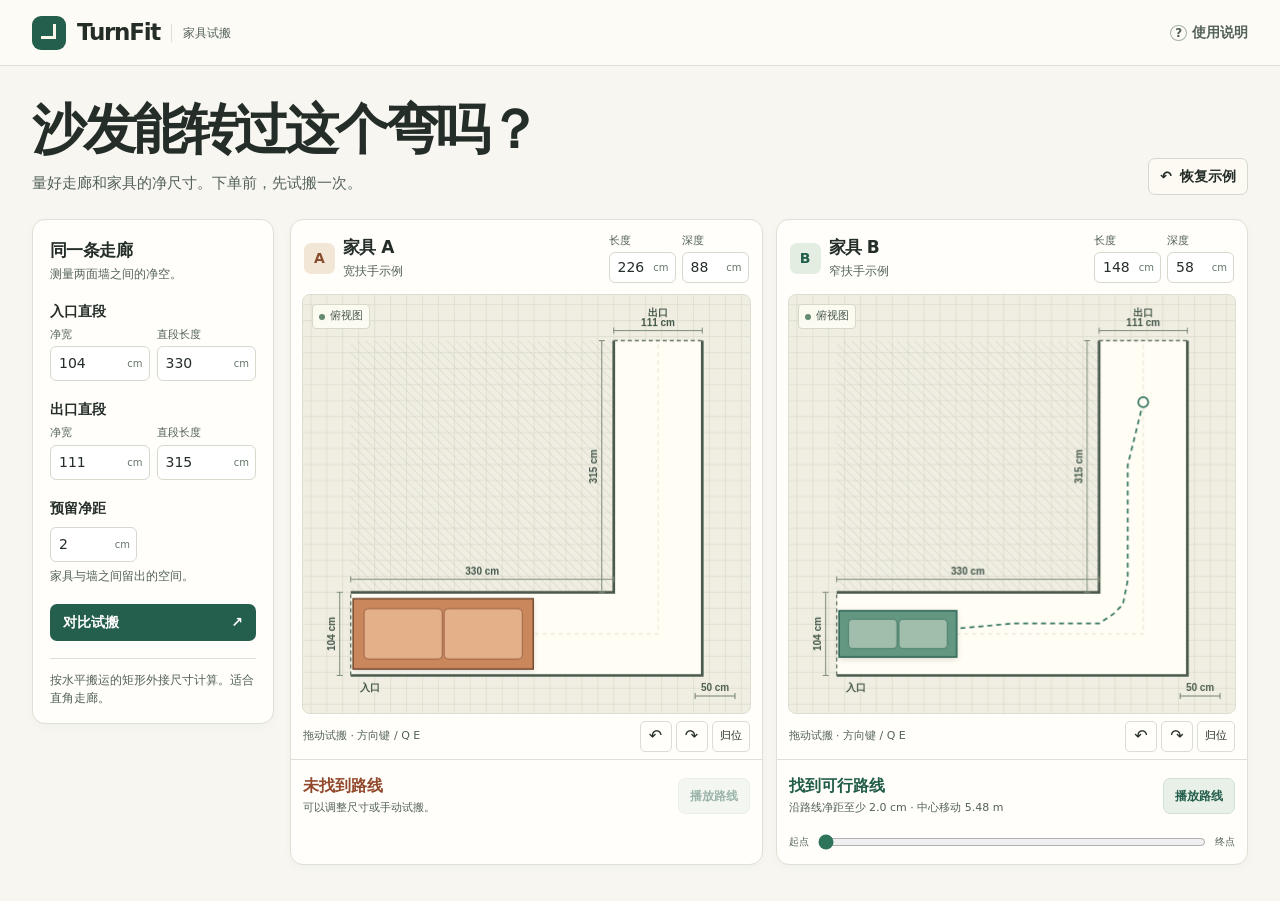
<file: index.html>
<!doctype html>
<html lang="zh-CN">
<head>
<meta charset="UTF-8">
<meta name="viewport" content="width=device-width, initial-scale=1">
<meta name="theme-color" content="#f7f6f1">
<title>TurnFit · 家具试搬</title>
<style>

* { box-sizing: border-box; }
:root {
  color-scheme: light;
  --background: #f7f6f1;
  --surface: #fffefa;
  --ink: #242d28;
  --muted: #536159;
  --line: #dedfd5;
  --green: #245e4d;
  --grid: #dfdece;
  font-family: "Segoe UI", "Microsoft YaHei", system-ui, sans-serif;
}
body { margin: 0; background: var(--background); color: var(--ink); font-size: 14px; line-height: 1.5; }
button, input { font: inherit; }
input { min-width: 0; }
button { cursor: pointer; }
button:disabled { cursor: default; }
button:focus-visible, input:focus-visible, canvas:focus-visible { outline: 3px solid #227e67; outline-offset: 3px; }
button, input, canvas { -webkit-tap-highlight-color: transparent; }
[hidden] { display: none !important; }
h1, h2, p, fieldset { margin: 0; }
.shell { width: min(1440px, calc(100% - 64px)); margin-inline: auto; }
.masthead { border-bottom: 1px solid var(--line); background: #fdfbf5; }
.mast-inner { min-height: 65px; display: flex; align-items: center; justify-content: space-between; }
.brand { display: flex; align-items: center; gap: 11px; }
.brand strong { font-size: 23px; letter-spacing: -.055em; }
.brand-name { font-size: 12px; color: var(--muted); border-left: 1px solid var(--line); padding-left: 11px; }
.brand-mark { display: grid; place-items: center; width: 34px; height: 34px; border-radius: 9px; background: var(--green); }
.brand-mark i { width: 15px; height: 15px; border-right: 3px solid #f8f5e9; border-bottom: 3px solid #f8f5e9; transform: translate(-1px, -1px); }
.text-button { padding: 5px 0; border: none; color: var(--muted); background: transparent; font-weight: 650; }
.text-button span { font-size: 12px; border: 1px solid #a6b2a6; border-radius: 50%; padding: 0 4px; }
.text-button:hover { color: var(--green); }
.heading { display: flex; justify-content: space-between; align-items: flex-end; gap: 18px; padding: 33px 0 24px; }
h1 { font-size: clamp(30px, 4.2vw, 58px); font-weight: 790; letter-spacing: -.065em; line-height: 1.16; }
.heading p { color: var(--muted); margin-top: 11px; font-size: 15px; }
#workspace { display: grid; grid-template-columns: 242px minmax(0, 1fr); gap: 16px; align-items: start; padding-bottom: 36px; }
.surface { background: var(--surface); border: 1px solid var(--line); border-radius: 13px; box-shadow: 0 3px 10px #28392e07; min-width: 0; }
.settings { padding: 19px 17px 16px; }
h2 { font-size: 17px; letter-spacing: -.035em; line-height: 1.35; }
.subtle { color: var(--muted); font-size: 12px; margin-top: 3px; }
fieldset { border: 0; padding: 0; margin-top: 18px; min-width: 0; }
legend { padding: 0; font-weight: 750; margin-bottom: 5px; }
.duo { display: grid; grid-template-columns: 1fr 1fr; gap: 7px; }
.duo label, .item-dims label { color: var(--muted); font-size: 11px; }
.number { display: flex; align-items: center; border: 1px solid #d6d9cd; border-radius: 6px; background: #fff; padding-right: 6px; margin-top: 3px; }
.number:focus-within { border-color: #2c8068; }
.number:has([aria-invalid=true]) { border-color: #aa402b; }
.number input { width: 100%; color: var(--ink); background: transparent; border: 0; padding: 6px 5px 6px 8px; border-radius: 6px; font-variant-numeric: tabular-nums; appearance: textfield; font-size: 14px; }
.number input::-webkit-inner-spin-button, .number input::-webkit-outer-spin-button { appearance: none; }
.number > span { font-size: 10px; color: #657669; }
.gap-field .number { width: 87px; }
.gap-field p { margin-top: 5px; }
.button { display: inline-flex; align-items: center; justify-content: center; gap: 8px; min-height: 36px; padding: 7px 11px; border: 1px solid transparent; border-radius: 7px; font-weight: 700; white-space: nowrap; }
.button.primary { margin-top: 19px; width: 100%; justify-content: space-between; background: var(--green); color: #fff; padding-inline: 12px; }
.button.primary:hover:not(:disabled) { background: #184b3d; }
.button.primary:disabled { opacity: .67; }
.button.secondary { border-color: #d5d8cd; background: #fcfaf3; color: var(--ink); }
.button.secondary:hover, .mini:hover:not(:disabled) { background: #eef0e8; }
.compute-status { font-size: 12px; margin-top: 6px; color: var(--muted); }
.compute-status:empty { display: none; }
.compute-status.error { color: #973c2b; }
.bounds-note { border-top: 1px solid var(--line); margin-top: 17px; padding-top: 12px; color: var(--muted); font-size: 12px; }
.cards { display: grid; grid-template-columns: repeat(2, minmax(0, 1fr)); align-items: stretch; gap: 13px; }
.item-card { --accent:#8a4c2f; --tint:#f2e7d7; }
.item-card[data-item="1"] { --accent:#245e4d; --tint:#e3ede1; }
.card-head { display: flex; justify-content: space-between; align-items: center; gap: 8px; padding: 13px 13px 11px; }
.item-heading { display: flex; align-items: center; gap: 8px; min-width: 0; }
.marker { display: grid; place-items: center; color: var(--accent); background: var(--tint); font-weight: 760; border-radius: 7px; width: 31px; height: 31px; flex: 0 0 auto; }
.item-dims { display: grid; grid-template-columns: repeat(2, minmax(0, 67px)); gap: 6px; flex: 0 0 auto; }
.item-dims .number input { padding-top: 4px; padding-bottom: 4px; }
.plan-frame { margin: 0 11px; position: relative; background: #f1efe3; border: 1px solid #ddded0; border-radius: 8px; }
canvas { width: 100%; height: auto; aspect-ratio: 1.07; display: block; border-radius: inherit; cursor: grab; touch-action: none; }
canvas.dragging { cursor: grabbing; }
.canvas-badge { position: absolute; top: 9px; left: 9px; display: flex; gap: 5px; align-items: center; pointer-events: none; background: #fdfcf4ea; font-size: 11px; padding: 3px 6px; border: 1px solid #d6d8c8; border-radius: 4px; color: #48594c; }
.canvas-badge span { width: 6px; height: 6px; border-radius: 50%; background: #658a72; }
.manual-tools { display: flex; justify-content: space-between; align-items: center; gap: 6px; padding: 7px 12px; }
.key-hint { color: var(--muted); font-size: 11px; }
.manual-actions { display: flex; gap: 4px; }
.mini { min-width: 32px; min-height: 31px; border: 1px solid #d9ddd2; border-radius: 5px; background: #fffefa; color: var(--ink); font-size: 16px; padding: 2px 7px; }
.mini:disabled { opacity: .45; }
.mini.reset { font-size: 11px; }
.collision-note { padding: 4px 12px 7px; font-size: 12px; color: #a33325; }
.collision-note:empty { display: none; }
.result { display: flex; justify-content: space-between; align-items: center; gap: 7px; padding: 12px; border-top: 1px solid var(--line); min-height: 73px; }
.verdict { display: block; font-size: 16px; font-weight: 760; }
.detail { color: var(--muted); font-size: 11px; margin-top: 2px; }
.result[data-state=route] .verdict { color: #205c46; }
.result[data-state=no-route] .verdict, .result[data-state$=tight] .verdict { color: #91472a; }
.play { font-size: 12px; background: #e8f0e7; color: #245e4d; border-color: #d5e0d4; }
.play:hover:not(:disabled) { background: #dbeade; }
.play:disabled { opacity:.45; }
.scrub { display: flex; gap: 7px; align-items: center; padding: 0 12px 12px; color: var(--muted); font-size: 10px; white-space: nowrap; }
.scrub input { flex: 1; width: 100%; accent-color: #2d745b; }
dialog { width: min(490px, calc(100vw - 28px)); padding: 20px 22px; border: 1px solid var(--line); border-radius: 13px; background: var(--surface); color: var(--ink); box-shadow: 0 22px 65px #132e2440; }
dialog::backdrop { background: #1729236b; }
.dialog-heading { display: flex; align-items: center; justify-content: space-between; }
dialog ol { padding-left: 21px; }
dialog li + li { margin-top: 8px; }
dialog > p { font-size: 13px; color: var(--muted); }
.sr-only { position: absolute; width: 1px; height: 1px; padding: 0; margin: -1px; overflow: hidden; clip-path: inset(50%); white-space: nowrap; border: 0; }
@media (max-width: 1070px) {
  .shell { width: calc(100% - 36px); }
  #workspace { grid-template-columns: 207px minmax(0, 1fr); gap: 12px; }
  .settings { padding-inline: 13px; }
  .cards { gap: 9px; }
  .item-dims { grid-template-columns: repeat(2, minmax(0, 53px)); }
  .item-dims .number input { padding-left: 5px; }
}
@media (max-width: 825px) {
  #workspace { grid-template-columns: 1fr; }
  .settings { display: grid; grid-template-columns: repeat(3, 1fr); column-gap: 12px; }
  .settings h2, .settings > p { grid-column: 1 / -1; }
  .settings .primary { grid-column: 1 / -1; }
}
@media (max-width: 575px) {
  .shell { width: calc(100% - 26px); }
  .mast-inner { min-height: 54px; }
  .heading { padding: 21px 0 15px; align-items: start; flex-direction: column; gap: 12px; }
  .heading p { font-size: 13px; }
  .settings { grid-template-columns: 1fr 1fr; }
  .cards { grid-template-columns: 1fr; }
  .card-head { padding-inline: 11px; }
  .item-dims { grid-template-columns: repeat(2, minmax(0, 68px)); }
}
@media (prefers-reduced-motion: reduce) { * { scroll-behavior: auto !important; } }

</style>
</head>
<body>
<header class="masthead">
  <div class="shell mast-inner">
    <div class="brand"><span class="brand-mark" aria-hidden="true"><i></i></span><strong>TurnFit</strong><span class="brand-name">家具试搬</span></div>
    <button class="text-button help-trigger" type="button" id="open-help"><span aria-hidden="true">?</span> 使用说明</button>
  </div>
</header>
<main class="shell">
  <div class="heading">
    <div><h1>沙发能转过这个弯吗？</h1><p>量好走廊和家具的净尺寸。下单前，先试搬一次。</p></div>
    <button id="preset" class="button secondary" type="button"><span aria-hidden="true">↶</span> 恢复示例</button>
  </div>

  <form id="workspace" autocomplete="off" novalidate>
    <aside class="settings surface">
      <h2>同一条走廊</h2>
      <p class="subtle">测量两面墙之间的净空。</p>

      <fieldset>
        <legend>入口直段</legend>
        <div class="duo">
          <label>净宽 <span class="number"><input data-scene="hWidth" type="number" inputmode="numeric" id="hWidth"><span>cm</span></span></label>
          <label>直段长度 <span class="number"><input data-scene="hRun" type="number" inputmode="numeric" id="hRun"><span>cm</span></span></label>
        </div>
      </fieldset>

      <fieldset>
        <legend>出口直段</legend>
        <div class="duo">
          <label>净宽 <span class="number"><input data-scene="vWidth" type="number" inputmode="numeric" id="vWidth"><span>cm</span></span></label>
          <label>直段长度 <span class="number"><input data-scene="vRun" type="number" inputmode="numeric" id="vRun"><span>cm</span></span></label>
        </div>
      </fieldset>

      <fieldset class="gap-field">
        <legend>预留净距</legend>
        <label for="gap" class="sr-only">家具与墙的预留净距</label>
        <span class="number"><input data-scene="gap" type="number" inputmode="numeric" id="gap"><span>cm</span></span>
        <p class="subtle">家具与墙之间留出的空间。</p>
      </fieldset>

      <button class="button primary" type="submit" id="solve">对比试搬 <span aria-hidden="true">↗</span></button>
      <p class="compute-status" role="status" id="compute-status"></p>
      <p class="bounds-note">按水平搬运的矩形外接尺寸计算。适合直角走廊。</p>
    </aside>

    <div id="cards" class="cards" aria-label="对比家具 A 和 B"></div>
    <template id="card-template">
      <article class="surface item-card">
        <div class="card-head">
          <div class="item-heading"><span class="marker" aria-hidden="true"></span><div><h2></h2><p class="subtle item-description"></p></div></div>
          <div class="item-dims">
            <label>长度 <span class="number"><input type="number" inputmode="numeric" data-item="length"><span>cm</span></span></label>
            <label>深度 <span class="number"><input type="number" inputmode="numeric" data-item="width"><span>cm</span></span></label>
          </div>
        </div>
        <div class="plan-frame">
          <canvas tabindex="0" role="img"></canvas>
          <div class="canvas-badge"><span></span> 俯视图</div>
        </div>
        <div class="manual-tools">
          <span class="key-hint">拖动试搬 · 方向键 / Q E</span>
          <div class="manual-actions">
            <button type="button" class="mini" data-action="left" title="逆时针旋转 5°"><span aria-hidden="true">↶</span><span class="sr-only">逆时针旋转</span></button>
            <button type="button" class="mini" data-action="right" title="顺时针旋转 5°"><span aria-hidden="true">↷</span><span class="sr-only">顺时针旋转</span></button>
            <button type="button" class="mini reset" data-action="reset">归位</button>
          </div>
        </div>
        <p class="collision-note" role="status"></p>
        <div class="result">
          <div class="result-copy" role="status">
            <strong class="verdict"></strong>
            <p class="detail"></p>
          </div>
          <button class="button play" type="button" data-action="play" disabled>播放路线</button>
        </div>
        <div class="scrub" hidden>
          <span aria-hidden="true">起点</span>
          <input type="range" min="0" max="1000" value="0" disabled>
          <span aria-hidden="true">终点</span>
        </div>
      </article>
    </template>
  </form>
</main>
<dialog id="help" aria-labelledby="help-title">
  <div class="dialog-heading"><h2 id="help-title">怎么量、怎么试</h2><button type="button" class="mini" id="close-help" aria-label="关闭说明">×</button></div>
  <ol>
    <li>净宽是墙面之间能实际通过的宽度，量最窄处，扣掉突出的门把手、暖气片等障碍。</li>
    <li>两段直段长度分别从拐角内侧起算，到有空间摆正家具的位置为止。用同一单位输入。</li>
    <li>家具长度和深度填水平投影的外接长方形。用手拖动，或用方向键平移，Q / E 旋转。</li>
  </ol>
  <p>结果基于录入的尺寸。搜索未找到路线时，可以调整尺寸、预留净距或手动尝试。工具按水平搬运计算，高度、抬起倾斜和人在走廊里的站位需另行确认。</p>
</dialog>
<script>
globalThis.TURNFIT_WORKER_SOURCE = "(() => {\n  \"use strict\";\n\n  const HALF_TURN = Math.PI;\n  const RIGHT = Math.PI / 2;\n  const EPSILON = 1e-7;\n  const LIMITS = {\n    hWidth: [55, 250], vWidth: [55, 250],\n    hRun: [100, 650], vRun: [100, 650],\n    length: [40, 340], width: [20, 160], gap: [0, 12],\n  };\n  const DEMO = {\n    scene: { hWidth: 104, vWidth: 111, hRun: 330, vRun: 315, gap: 2 },\n    items: [\n      { length: 226, width: 88 },\n      { length: 148, width: 58 },\n    ],\n  };\n\n  function clamp(value, min, max) {\n    return Math.min(max, Math.max(min, value));\n  }\n\n  function validate(input) {\n    function inRange(key, value) {\n      const [min, max] = LIMITS[key];\n      return Number.isInteger(value) && value >= min && value <= max;\n    }\n    if (!input || !input.scene || !Array.isArray(input.items) || input.items.length !== 2) return false;\n    return [\"hWidth\", \"vWidth\", \"hRun\", \"vRun\", \"gap\"].every(key => inRange(key, input.scene[key]))\n      && input.items.every(item => item && inRange(\"length\", item.length)\n        && inRange(\"width\", item.width) && item.length >= item.width);\n  }\n\n  function angleDelta(from, to) {\n    return ((to - from + RIGHT) % HALF_TURN + HALF_TURN) % HALF_TURN - RIGHT;\n  }\n\n  function interpolate(from, to, t) {\n    return {\n      x: from.x + (to.x - from.x) * t,\n      y: from.y + (to.y - from.y) * t,\n      angle: from.angle + angleDelta(from.angle, to.angle) * t,\n    };\n  }\n\n  function pieceRadius(item) {\n    return Math.hypot(item.length, item.width) / 2;\n  }\n\n  function motionLength(item, from, to) {\n    return Math.hypot(to.x - from.x, to.y - from.y)\n      + pieceRadius(item) * Math.abs(angleDelta(from.angle, to.angle));\n  }\n\n  function stations(scene, item) {\n    // Require the furniture to be wholly within the appropriate straight arm.\n    // The retreated positions leave at least the requested gap at the end walls.\n    return {\n      from: { x: -scene.hRun + item.length / 2 + scene.gap + 1, y: scene.hWidth / 2, angle: 0 },\n      to: { x: scene.vWidth / 2, y: -scene.vRun + item.length / 2 + scene.gap + 1, angle: -RIGHT },\n    };\n  }\n\n  function clearance(scene, item, pose) {\n    const { x, y, angle } = pose;\n    const a = item.length / 2;\n    const b = item.width / 2;\n    const c = Math.cos(angle);\n    const s = Math.sin(angle);\n    const ax = a * c;\n    const ay = a * s;\n    const bx = -b * s;\n    const by = b * c;\n    const ex = Math.abs(ax) + Math.abs(bx);\n    const ey = Math.abs(ay) + Math.abs(by);\n    let distance = x - ex + scene.hRun;\n    let wall = \"entry\";\n    const right = scene.vWidth - x - ex;\n    if (right < distance) { distance = right; wall = \"right\"; }\n    const top = y - ey + scene.vRun;\n    if (top < distance) { distance = top; wall = \"exit\"; }\n    const bottom = scene.hWidth - y - ey;\n    if (bottom < distance) { distance = bottom; wall = \"bottom\"; }\n\n    // The forbidden inner quadrant is x <= 0 and y <= 0. Check the\n    // separating axes of the rectangle and the quadrant. On an axis with\n    // components of opposing sign, the quadrant has unbounded projection.\n    const pu = c * x + s * y;\n    const pv = -s * x + c * y;\n    let insideGap = Math.max(x - ex, y - ey);\n    if (c * s >= 0) insideGap = Math.max(insideGap, (c + s >= 0 ? pu : -pu) - a);\n    if (-s * c >= 0) insideGap = Math.max(insideGap, (-s + c >= 0 ? pv : -pv) - b);\n    if (insideGap > 0) {\n      // In 2D the minimum comes from a corner of either shape. The only\n      // finite vertex of the forbidden quadrant is the turn at (0, 0).\n      insideGap = Math.hypot(Math.max(Math.abs(pu) - a, 0), Math.max(Math.abs(pv) - b, 0));\n      for (const u of [-1, 1]) {\n        for (const v of [-1, 1]) {\n          const ox = Math.max(0, x + u * ax + v * bx);\n          const oy = Math.max(0, y + u * ay + v * by);\n          insideGap = Math.min(insideGap, Math.hypot(ox, oy));\n        }\n      }\n    }\n    return insideGap < distance ? { distance: insideGap, wall: \"corner\" } : { distance, wall };\n  }\n\n  function segmentClearance(scene, item, from, to, first, last) {\n    const minimum = scene.gap + EPSILON;\n    const head = first ?? clearance(scene, item, from).distance;\n    const tail = last ?? clearance(scene, item, to).distance;\n\n    // Any point on the moving rectangle travels no more than the length\n    // used below. A verified endpoint or midpoint therefore provides a\n    // lower bound valid between samples, not only at the samples.\n    function bound(a, b, ca, cb, travel, depth) {\n      if (Math.min(ca, cb) < minimum) return null;\n      const ends = Math.max(Math.min(ca, cb) - travel / 2, Math.max(ca, cb) - travel);\n      if (ends >= minimum) return ends;\n      const mid = interpolate(a, b, 0.5);\n      const cm = clearance(scene, item, mid).distance;\n      if (cm < minimum) return null;\n      if (cm - travel / 2 >= minimum) return cm - travel / 2;\n      if (depth === 0) return null;\n      const left = bound(a, mid, ca, cm, travel / 2, depth - 1);\n      if (left === null) return null;\n      const right = bound(mid, b, cm, cb, travel / 2, depth - 1);\n      return right === null ? null : Math.min(left, right);\n    }\n\n    return bound(from, to, head, tail, motionLength(item, from, to), 8);\n  }\n\n  function inspectPath(scene, item, poses) {\n    if (poses.length < 2) return null;\n    let lower = Infinity;\n    let translation = 0;\n    const lengths = [0];\n    for (let i = 1; i < poses.length; i++) {\n      const from = poses[i - 1];\n      const to = poses[i];\n      const edge = segmentClearance(scene, item, from, to);\n      if (edge === null) return null;\n      lower = Math.min(lower, edge);\n      translation += Math.hypot(to.x - from.x, to.y - from.y);\n      lengths.push(lengths[i - 1] + motionLength(item, from, to));\n    }\n    return { lower, translation, lengths };\n  }\n\n  const api = { DEMO, LIMITS, RIGHT, EPSILON, clamp, validate, angleDelta,\n    interpolate, pieceRadius, motionLength, stations, clearance, segmentClearance, inspectPath };\n  if (typeof module !== \"undefined\") module.exports = api;\n  else globalThis.TurnFitGeometry = api;\n})();\n\n(() => {\n  \"use strict\";\n\n  const g = typeof module !== \"undefined\" ? require(\"./geometry.js\") : globalThis.TurnFitGeometry;\n\n  class Heap {\n    entries = [];\n    get size() { return this.entries.length; }\n    push(id, score) {\n      const entries = this.entries;\n      let place = entries.length;\n      entries.push({ id, score });\n      while (place) {\n        const parent = (place - 1) >> 1;\n        if (entries[parent].score <= score) break;\n        entries[place] = entries[parent];\n        place = parent;\n      }\n      entries[place] = { id, score };\n    }\n    pop() {\n      const entries = this.entries;\n      const first = entries[0];\n      const tail = entries.pop();\n      if (entries.length) {\n        let place = 0;\n        while (2 * place + 1 < entries.length) {\n          let child = 2 * place + 1;\n          if (child + 1 < entries.length && entries[child + 1].score < entries[child].score) child++;\n          if (entries[child].score >= tail.score) break;\n          entries[place] = entries[child];\n          place = child;\n        }\n        entries[place] = tail;\n      }\n      return first.id;\n    }\n  }\n\n  const moves = [\n    [1,0,0], [0,-1,0], [-1,0,0], [0,1,0],\n    [1,-1,0], [1,1,0], [-1,-1,0], [-1,1,0],\n    [0,0,1], [0,0,-1],\n    [1,0,1], [1,0,-1], [0,-1,1], [0,-1,-1],\n    [-1,0,1], [-1,0,-1], [0,1,1], [0,1,-1],\n  ];\n\n  function search(scene, item, from, to, grid, angles, limit) {\n    const minX = -scene.hRun;\n    const minY = -scene.vRun;\n    const nx = Math.floor((scene.vWidth - minX) / grid) + 1;\n    const ny = Math.floor((scene.hWidth - minY) / grid) + 1;\n    const plane = nx * ny;\n    const count = plane * angles;\n    const turn = Math.PI / angles;\n    const weight = g.pieceRadius(item) * 0.48;\n    const edgeCosts = moves.map(([dx, dy, da]) => Math.hypot(dx, dy) * grid + Math.abs(da) * turn * weight);\n    const known = new Float64Array(count).fill(Infinity);\n    const distance = new Float64Array(count).fill(NaN);\n    const prev = new Int32Array(count).fill(-1);\n    const closed = new Uint8Array(count);\n    const fringe = new Heap();\n    const idOf = (x, y, r) => x + nx * y + plane * r;\n    const decode = id => [id % nx, Math.floor(id / nx) % ny, Math.floor(id / plane)];\n    const poseOf = (x, y, r) => ({ x: minX + x * grid, y: minY + y * grid, angle: -r * turn });\n    const cost = (a, b) => Math.hypot(a.x - b.x, a.y - b.y) + Math.abs(g.angleDelta(a.angle, b.angle)) * weight;\n    const queueScore = (soFar, pose) => soFar + 1.22 * cost(pose, to);\n\n    function anchors(point, rotation) {\n      const x0 = Math.round((point.x - minX) / grid);\n      const y0 = Math.round((point.y - minY) / grid);\n      const result = [];\n      for (let x = Math.max(0, x0 - 1); x <= Math.min(nx - 1, x0 + 1); x++) {\n        for (let y = Math.max(0, y0 - 1); y <= Math.min(ny - 1, y0 + 1); y++) {\n          const pose = poseOf(x, y, rotation);\n          if (g.segmentClearance(scene, item, point, pose) !== null) {\n            result.push({ id: idOf(x, y, rotation), pose });\n          }\n        }\n      }\n      return result;\n    }\n\n    for (const seed of anchors(from, 0)) {\n      const initial = cost(seed.pose, from);\n      known[seed.id] = initial;\n      fringe.push(seed.id, queueScore(initial, seed.pose));\n    }\n    const exits = new Set(anchors(to, angles / 2).map(anchor => anchor.id));\n    if (!exits.size) return { poses: null, expanded: 0, limited: false };\n\n    let expanded = 0;\n    while (fringe.size && expanded < limit) {\n      const id = fringe.pop();\n      if (closed[id]) continue;\n      closed[id] = 1;\n      expanded++;\n      if (exits.has(id)) {\n        const poses = [to];\n        for (let current = id; current >= 0; current = prev[current]) poses.push(poseOf(...decode(current)));\n        poses.push(from);\n        return { poses: poses.reverse(), expanded, limited: false };\n      }\n\n      const [x, y, r] = decode(id);\n      const pose = poseOf(x, y, r);\n      const here = g.clearance(scene, item, pose).distance;\n      for (let i = 0; i < moves.length; i++) {\n        const [dx, dy, dr] = moves[i];\n        const ix = x + dx;\n        const iy = y + dy;\n        if (ix < 0 || ix >= nx || iy < 0 || iy >= ny) continue;\n        const nextRotation = (r + dr + angles) % angles;\n        const neighbor = idOf(ix, iy, nextRotation);\n        const total = known[id] + edgeCosts[i];\n        if (closed[neighbor] || total >= known[neighbor]) continue;\n        const next = poseOf(ix, iy, nextRotation);\n        if (Number.isNaN(distance[neighbor])) distance[neighbor] = g.clearance(scene, item, next).distance;\n        const there = distance[neighbor];\n        if (there < scene.gap + g.EPSILON || g.segmentClearance(scene, item, pose, next, here, there) === null) continue;\n        known[neighbor] = total;\n        prev[neighbor] = id;\n        fringe.push(neighbor, queueScore(total, next));\n      }\n    }\n    return { poses: null, expanded, limited: fringe.size > 0 };\n  }\n\n  function simplify(scene, item, track) {\n    const result = [track[0]];\n    let left = 0;\n    while (left < track.length - 1) {\n      let right = Math.min(left + 24, track.length - 1);\n      while (right > left + 1 && g.segmentClearance(scene, item, track[left], track[right]) === null) right--;\n      if (g.motionLength(item, track[left], track[right]) > g.EPSILON) result.push(track[right]);\n      left = right;\n    }\n    return result;\n  }\n\n  function findRoute(scene, item) {\n    const { from, to } = g.stations(scene, item);\n    if (item.length + scene.gap * 2 + 1 > scene.hRun\n        || g.clearance(scene, item, from).distance < scene.gap + g.EPSILON) {\n      return { status: \"entry-tight\" };\n    }\n    if (item.length + scene.gap * 2 + 1 > scene.vRun\n        || g.clearance(scene, item, to).distance < scene.gap + g.EPSILON) {\n      return { status: \"exit-tight\" };\n    }\n    const coarse = search(scene, item, from, to, 6, 30, 38000);\n    const final = coarse.poses ? coarse : search(scene, item, from, to, 3, 60, 125000);\n    const expanded = coarse.poses ? coarse.expanded : coarse.expanded + final.expanded;\n    if (!final.poses) return { status: \"no-route\", expanded, limited: final.limited };\n    const poses = simplify(scene, item, final.poses);\n    const metrics = g.inspectPath(scene, item, poses);\n    if (!metrics) return { status: \"no-route\", expanded, limited: true };\n    return { status: \"route\", poses, expanded, ...metrics };\n  }\n\n  const api = { findRoute };\n  if (typeof module !== \"undefined\") module.exports = api;\n  else globalThis.TurnFitPlanner = api;\n})();\n\nself.onmessage = ({ data }) => {\n  try {\n    const { scene, items } = data;\n    if (!TurnFitGeometry.validate(data)) throw new Error(\"Invalid dimensions\");\n    const results = items.map(item => TurnFitPlanner.findRoute(scene, item));\n    self.postMessage({ results });\n  } catch {\n    self.postMessage({ error: true });\n  }\n};";
(() => {
  "use strict";

  const HALF_TURN = Math.PI;
  const RIGHT = Math.PI / 2;
  const EPSILON = 1e-7;
  const LIMITS = {
    hWidth: [55, 250], vWidth: [55, 250],
    hRun: [100, 650], vRun: [100, 650],
    length: [40, 340], width: [20, 160], gap: [0, 12],
  };
  const DEMO = {
    scene: { hWidth: 104, vWidth: 111, hRun: 330, vRun: 315, gap: 2 },
    items: [
      { length: 226, width: 88 },
      { length: 148, width: 58 },
    ],
  };

  function clamp(value, min, max) {
    return Math.min(max, Math.max(min, value));
  }

  function validate(input) {
    function inRange(key, value) {
      const [min, max] = LIMITS[key];
      return Number.isInteger(value) && value >= min && value <= max;
    }
    if (!input || !input.scene || !Array.isArray(input.items) || input.items.length !== 2) return false;
    return ["hWidth", "vWidth", "hRun", "vRun", "gap"].every(key => inRange(key, input.scene[key]))
      && input.items.every(item => item && inRange("length", item.length)
        && inRange("width", item.width) && item.length >= item.width);
  }

  function angleDelta(from, to) {
    return ((to - from + RIGHT) % HALF_TURN + HALF_TURN) % HALF_TURN - RIGHT;
  }

  function interpolate(from, to, t) {
    return {
      x: from.x + (to.x - from.x) * t,
      y: from.y + (to.y - from.y) * t,
      angle: from.angle + angleDelta(from.angle, to.angle) * t,
    };
  }

  function pieceRadius(item) {
    return Math.hypot(item.length, item.width) / 2;
  }

  function motionLength(item, from, to) {
    return Math.hypot(to.x - from.x, to.y - from.y)
      + pieceRadius(item) * Math.abs(angleDelta(from.angle, to.angle));
  }

  function stations(scene, item) {
    // Require the furniture to be wholly within the appropriate straight arm.
    // The retreated positions leave at least the requested gap at the end walls.
    return {
      from: { x: -scene.hRun + item.length / 2 + scene.gap + 1, y: scene.hWidth / 2, angle: 0 },
      to: { x: scene.vWidth / 2, y: -scene.vRun + item.length / 2 + scene.gap + 1, angle: -RIGHT },
    };
  }

  function clearance(scene, item, pose) {
    const { x, y, angle } = pose;
    const a = item.length / 2;
    const b = item.width / 2;
    const c = Math.cos(angle);
    const s = Math.sin(angle);
    const ax = a * c;
    const ay = a * s;
    const bx = -b * s;
    const by = b * c;
    const ex = Math.abs(ax) + Math.abs(bx);
    const ey = Math.abs(ay) + Math.abs(by);
    let distance = x - ex + scene.hRun;
    let wall = "entry";
    const right = scene.vWidth - x - ex;
    if (right < distance) { distance = right; wall = "right"; }
    const top = y - ey + scene.vRun;
    if (top < distance) { distance = top; wall = "exit"; }
    const bottom = scene.hWidth - y - ey;
    if (bottom < distance) { distance = bottom; wall = "bottom"; }

    // The forbidden inner quadrant is x <= 0 and y <= 0. Check the
    // separating axes of the rectangle and the quadrant. On an axis with
    // components of opposing sign, the quadrant has unbounded projection.
    const pu = c * x + s * y;
    const pv = -s * x + c * y;
    let insideGap = Math.max(x - ex, y - ey);
    if (c * s >= 0) insideGap = Math.max(insideGap, (c + s >= 0 ? pu : -pu) - a);
    if (-s * c >= 0) insideGap = Math.max(insideGap, (-s + c >= 0 ? pv : -pv) - b);
    if (insideGap > 0) {
      // In 2D the minimum comes from a corner of either shape. The only
      // finite vertex of the forbidden quadrant is the turn at (0, 0).
      insideGap = Math.hypot(Math.max(Math.abs(pu) - a, 0), Math.max(Math.abs(pv) - b, 0));
      for (const u of [-1, 1]) {
        for (const v of [-1, 1]) {
          const ox = Math.max(0, x + u * ax + v * bx);
          const oy = Math.max(0, y + u * ay + v * by);
          insideGap = Math.min(insideGap, Math.hypot(ox, oy));
        }
      }
    }
    return insideGap < distance ? { distance: insideGap, wall: "corner" } : { distance, wall };
  }

  function segmentClearance(scene, item, from, to, first, last) {
    const minimum = scene.gap + EPSILON;
    const head = first ?? clearance(scene, item, from).distance;
    const tail = last ?? clearance(scene, item, to).distance;

    // Any point on the moving rectangle travels no more than the length
    // used below. A verified endpoint or midpoint therefore provides a
    // lower bound valid between samples, not only at the samples.
    function bound(a, b, ca, cb, travel, depth) {
      if (Math.min(ca, cb) < minimum) return null;
      const ends = Math.max(Math.min(ca, cb) - travel / 2, Math.max(ca, cb) - travel);
      if (ends >= minimum) return ends;
      const mid = interpolate(a, b, 0.5);
      const cm = clearance(scene, item, mid).distance;
      if (cm < minimum) return null;
      if (cm - travel / 2 >= minimum) return cm - travel / 2;
      if (depth === 0) return null;
      const left = bound(a, mid, ca, cm, travel / 2, depth - 1);
      if (left === null) return null;
      const right = bound(mid, b, cm, cb, travel / 2, depth - 1);
      return right === null ? null : Math.min(left, right);
    }

    return bound(from, to, head, tail, motionLength(item, from, to), 8);
  }

  function inspectPath(scene, item, poses) {
    if (poses.length < 2) return null;
    let lower = Infinity;
    let translation = 0;
    const lengths = [0];
    for (let i = 1; i < poses.length; i++) {
      const from = poses[i - 1];
      const to = poses[i];
      const edge = segmentClearance(scene, item, from, to);
      if (edge === null) return null;
      lower = Math.min(lower, edge);
      translation += Math.hypot(to.x - from.x, to.y - from.y);
      lengths.push(lengths[i - 1] + motionLength(item, from, to));
    }
    return { lower, translation, lengths };
  }

  const api = { DEMO, LIMITS, RIGHT, EPSILON, clamp, validate, angleDelta,
    interpolate, pieceRadius, motionLength, stations, clearance, segmentClearance, inspectPath };
  if (typeof module !== "undefined") module.exports = api;
  else globalThis.TurnFitGeometry = api;
})();

(() => {
  "use strict";

  const g = typeof module !== "undefined" ? require("./geometry.js") : globalThis.TurnFitGeometry;

  class Heap {
    entries = [];
    get size() { return this.entries.length; }
    push(id, score) {
      const entries = this.entries;
      let place = entries.length;
      entries.push({ id, score });
      while (place) {
        const parent = (place - 1) >> 1;
        if (entries[parent].score <= score) break;
        entries[place] = entries[parent];
        place = parent;
      }
      entries[place] = { id, score };
    }
    pop() {
      const entries = this.entries;
      const first = entries[0];
      const tail = entries.pop();
      if (entries.length) {
        let place = 0;
        while (2 * place + 1 < entries.length) {
          let child = 2 * place + 1;
          if (child + 1 < entries.length && entries[child + 1].score < entries[child].score) child++;
          if (entries[child].score >= tail.score) break;
          entries[place] = entries[child];
          place = child;
        }
        entries[place] = tail;
      }
      return first.id;
    }
  }

  const moves = [
    [1,0,0], [0,-1,0], [-1,0,0], [0,1,0],
    [1,-1,0], [1,1,0], [-1,-1,0], [-1,1,0],
    [0,0,1], [0,0,-1],
    [1,0,1], [1,0,-1], [0,-1,1], [0,-1,-1],
    [-1,0,1], [-1,0,-1], [0,1,1], [0,1,-1],
  ];

  function search(scene, item, from, to, grid, angles, limit) {
    const minX = -scene.hRun;
    const minY = -scene.vRun;
    const nx = Math.floor((scene.vWidth - minX) / grid) + 1;
    const ny = Math.floor((scene.hWidth - minY) / grid) + 1;
    const plane = nx * ny;
    const count = plane * angles;
    const turn = Math.PI / angles;
    const weight = g.pieceRadius(item) * 0.48;
    const edgeCosts = moves.map(([dx, dy, da]) => Math.hypot(dx, dy) * grid + Math.abs(da) * turn * weight);
    const known = new Float64Array(count).fill(Infinity);
    const distance = new Float64Array(count).fill(NaN);
    const prev = new Int32Array(count).fill(-1);
    const closed = new Uint8Array(count);
    const fringe = new Heap();
    const idOf = (x, y, r) => x + nx * y + plane * r;
    const decode = id => [id % nx, Math.floor(id / nx) % ny, Math.floor(id / plane)];
    const poseOf = (x, y, r) => ({ x: minX + x * grid, y: minY + y * grid, angle: -r * turn });
    const cost = (a, b) => Math.hypot(a.x - b.x, a.y - b.y) + Math.abs(g.angleDelta(a.angle, b.angle)) * weight;
    const queueScore = (soFar, pose) => soFar + 1.22 * cost(pose, to);

    function anchors(point, rotation) {
      const x0 = Math.round((point.x - minX) / grid);
      const y0 = Math.round((point.y - minY) / grid);
      const result = [];
      for (let x = Math.max(0, x0 - 1); x <= Math.min(nx - 1, x0 + 1); x++) {
        for (let y = Math.max(0, y0 - 1); y <= Math.min(ny - 1, y0 + 1); y++) {
          const pose = poseOf(x, y, rotation);
          if (g.segmentClearance(scene, item, point, pose) !== null) {
            result.push({ id: idOf(x, y, rotation), pose });
          }
        }
      }
      return result;
    }

    for (const seed of anchors(from, 0)) {
      const initial = cost(seed.pose, from);
      known[seed.id] = initial;
      fringe.push(seed.id, queueScore(initial, seed.pose));
    }
    const exits = new Set(anchors(to, angles / 2).map(anchor => anchor.id));
    if (!exits.size) return { poses: null, expanded: 0, limited: false };

    let expanded = 0;
    while (fringe.size && expanded < limit) {
      const id = fringe.pop();
      if (closed[id]) continue;
      closed[id] = 1;
      expanded++;
      if (exits.has(id)) {
        const poses = [to];
        for (let current = id; current >= 0; current = prev[current]) poses.push(poseOf(...decode(current)));
        poses.push(from);
        return { poses: poses.reverse(), expanded, limited: false };
      }

      const [x, y, r] = decode(id);
      const pose = poseOf(x, y, r);
      const here = g.clearance(scene, item, pose).distance;
      for (let i = 0; i < moves.length; i++) {
        const [dx, dy, dr] = moves[i];
        const ix = x + dx;
        const iy = y + dy;
        if (ix < 0 || ix >= nx || iy < 0 || iy >= ny) continue;
        const nextRotation = (r + dr + angles) % angles;
        const neighbor = idOf(ix, iy, nextRotation);
        const total = known[id] + edgeCosts[i];
        if (closed[neighbor] || total >= known[neighbor]) continue;
        const next = poseOf(ix, iy, nextRotation);
        if (Number.isNaN(distance[neighbor])) distance[neighbor] = g.clearance(scene, item, next).distance;
        const there = distance[neighbor];
        if (there < scene.gap + g.EPSILON || g.segmentClearance(scene, item, pose, next, here, there) === null) continue;
        known[neighbor] = total;
        prev[neighbor] = id;
        fringe.push(neighbor, queueScore(total, next));
      }
    }
    return { poses: null, expanded, limited: fringe.size > 0 };
  }

  function simplify(scene, item, track) {
    const result = [track[0]];
    let left = 0;
    while (left < track.length - 1) {
      let right = Math.min(left + 24, track.length - 1);
      while (right > left + 1 && g.segmentClearance(scene, item, track[left], track[right]) === null) right--;
      if (g.motionLength(item, track[left], track[right]) > g.EPSILON) result.push(track[right]);
      left = right;
    }
    return result;
  }

  function findRoute(scene, item) {
    const { from, to } = g.stations(scene, item);
    if (item.length + scene.gap * 2 + 1 > scene.hRun
        || g.clearance(scene, item, from).distance < scene.gap + g.EPSILON) {
      return { status: "entry-tight" };
    }
    if (item.length + scene.gap * 2 + 1 > scene.vRun
        || g.clearance(scene, item, to).distance < scene.gap + g.EPSILON) {
      return { status: "exit-tight" };
    }
    const coarse = search(scene, item, from, to, 6, 30, 38000);
    const final = coarse.poses ? coarse : search(scene, item, from, to, 3, 60, 125000);
    const expanded = coarse.poses ? coarse.expanded : coarse.expanded + final.expanded;
    if (!final.poses) return { status: "no-route", expanded, limited: final.limited };
    const poses = simplify(scene, item, final.poses);
    const metrics = g.inspectPath(scene, item, poses);
    if (!metrics) return { status: "no-route", expanded, limited: true };
    return { status: "route", poses, expanded, ...metrics };
  }

  const api = { findRoute };
  if (typeof module !== "undefined") module.exports = api;
  else globalThis.TurnFitPlanner = api;
})();

(() => {
  "use strict";

  const palettes = [
    { face: "#ca875c", cushion: "#e4b08a", ink: "#794b32", trail: "#ab623a" },
    { face: "#639781", cushion: "#a0beab", ink: "#2c6352", trail: "#357662" },
  ];
  const wallInk = "#4a594c";

  function vertices(s) {
    return [
      [-s.hRun, 0], [0, 0], [0, -s.vRun], [s.vWidth, -s.vRun],
      [s.vWidth, s.hWidth], [-s.hRun, s.hWidth],
    ];
  }

  function camera(width, height, s) {
    const scale = Math.min((width - 82) / (s.vWidth + s.hRun), (height - 83) / (s.hWidth + s.vRun));
    return {
      scale,
      x: (width - scale * (s.vWidth + s.hRun)) / 2 + s.hRun * scale,
      y: (height - scale * (s.hWidth + s.vRun)) / 2 + s.vRun * scale + 4,
    };
  }

  function line(ctx, points) {
    ctx.beginPath();
    points.forEach(([x,y], i) => i ? ctx.lineTo(x,y) : ctx.moveTo(x,y));
  }

  function polygon(ctx, points) {
    line(ctx, points);
    ctx.closePath();
  }

  function coordinates(cam, points) {
    return points.map(([x,y]) => [cam.x + x * cam.scale, cam.y + y * cam.scale]);
  }

  function segment(ctx, a, b) {
    line(ctx, [a,b]);
    ctx.stroke();
  }

  function dim(ctx, a, b, label) {
    const vertical = a[0] === b[0];
    const off = vertical ? [3,0] : [0,3];
    ctx.lineWidth = 1;
    ctx.strokeStyle = "#7b8b7b";
    segment(ctx, a, b);
    for (const [x,y] of [a,b]) segment(ctx, [x-off[0],y-off[1]], [x+off[0],y+off[1]]);
    ctx.save();
    ctx.translate((a[0]+b[0])/2, (a[1]+b[1])/2);
    if (vertical) ctx.rotate(-Math.PI/2);
    ctx.font = "600 10px 'Segoe UI',sans-serif";
    ctx.textAlign = "center";
    ctx.fillStyle = "#43564a";
    ctx.fillText(label, 0, -5);
    ctx.restore();
  }

  function drawPlan(ctx, width, height, s, cam) {
    ctx.fillStyle = "#f0eee2";
    ctx.fillRect(0,0,width,height);
    ctx.strokeStyle = "#dcdccb";
    ctx.lineWidth = 0.75;
    const grid = 20 * cam.scale;
    for (let x = cam.x % grid; x < width; x += grid) segment(ctx,[x,0],[x,height]);
    for (let y = cam.y % grid; y < height; y += grid) segment(ctx,[0,y],[width,y]);
    const outline = coordinates(cam, vertices(s));
    polygon(ctx, outline);
    ctx.fillStyle = "#fffdf4";
    ctx.fill();

    ctx.save();
    polygon(ctx, outline);
    ctx.clip();
    ctx.strokeStyle = "#dddccc";
    ctx.setLineDash([4,4]);
    const entryLine = coordinates(cam, [[-s.hRun, s.hWidth/2], [s.vWidth/2, s.hWidth/2], [s.vWidth/2, -s.vRun]]);
    line(ctx, entryLine);
    ctx.stroke();
    ctx.restore();

    const [left, corner, top, upperRight, lowerRight, lowerLeft] = outline;
    ctx.strokeStyle = wallInk;
    ctx.lineWidth = 2.7;
    line(ctx, [left, corner, top]);
    ctx.stroke();
    line(ctx, [upperRight, lowerRight, lowerLeft]);
    ctx.stroke();
    ctx.setLineDash([4,3]);
    ctx.strokeStyle = "#67786a";
    ctx.lineWidth = 1.35;
    segment(ctx, lowerLeft, left);
    segment(ctx, top, upperRight);
    ctx.setLineDash([]);

    ctx.save();
    ctx.beginPath();
    ctx.rect(left[0],top[1],corner[0]-left[0],corner[1]-top[1]);
    ctx.clip();
    ctx.strokeStyle = "#89938b38";
    ctx.lineWidth = 1;
    for (let x = left[0] - height; x < corner[0] + height; x += 9) {
      segment(ctx,[x,top[1]],[x + corner[1]-top[1],corner[1]]);
    }
    ctx.restore();

    dim(ctx, [left[0]-11,left[1]], [lowerLeft[0]-11,lowerLeft[1]], s.hWidth + " cm");
    dim(ctx, [top[0],top[1]-10], [upperRight[0],upperRight[1]-10], s.vWidth + " cm");
    dim(ctx, [left[0],left[1]-13], [corner[0],corner[1]-13], s.hRun + " cm");
    dim(ctx, [top[0]-12,top[1]], [corner[0]-12,corner[1]], s.vRun + " cm");
    ctx.font = "600 10px 'Segoe UI','Microsoft YaHei',sans-serif";
    ctx.textAlign = "center";
    ctx.fillStyle = "#405445";
    ctx.fillText("入口", left[0]+19, lowerLeft[1]+15);
    ctx.fillText("出口", (upperRight[0]+top[0])/2, top[1]-25);

    const x = width - 15 - 50 * cam.scale;
    const y = height - 17;
    ctx.strokeStyle = "#748271";
    ctx.fillStyle = "#4f6051";
    ctx.lineWidth = 1;
    segment(ctx,[x,y],[x + 50 * cam.scale,y]);
    segment(ctx,[x,y-3],[x,y+3]);
    segment(ctx,[x+50*cam.scale,y-3],[x+50*cam.scale,y+3]);
    ctx.fillText("50 cm",x + 25*cam.scale,y-5);
  }

  function drawRoute(ctx, cam, route, palette) {
    const pts = coordinates(cam,route.poses.map(p => [p.x,p.y]));
    ctx.save();
    ctx.beginPath();
    ctx.rect(0,0,ctx.canvas.width,ctx.canvas.height);
    ctx.clip();
    ctx.strokeStyle = palette.trail;
    ctx.lineWidth = 1.7;
    ctx.setLineDash([5,4]);
    line(ctx, pts);
    ctx.stroke();
    ctx.setLineDash([]);
    ctx.fillStyle = "#fffdf4";
    const [x,y] = pts.at(-1);
    ctx.beginPath();
    ctx.arc(x,y,5,0,Math.PI*2);
    ctx.fill();
    ctx.stroke();
    ctx.restore();
  }

  function furniture(ctx, cam, item, pose, palette, ghost = false) {
    ctx.save();
    ctx.translate(cam.x + pose.x * cam.scale, cam.y + pose.y * cam.scale);
    ctx.rotate(pose.angle);
    const l = item.length * cam.scale;
    const w = item.width * cam.scale;
    if (ghost) {
      ctx.fillStyle = "#c2412a33";
      ctx.strokeStyle = "#ab3728";
      ctx.lineWidth = 1.8;
      ctx.setLineDash([5,3]);
      ctx.fillRect(-l/2,-w/2,l,w);
      ctx.strokeRect(-l/2,-w/2,l,w);
      ctx.restore();
      return;
    }
    ctx.lineWidth = 1.5;
    const inset = Math.min(w*0.14,8);
    ctx.shadowColor = "#172a262b";
    ctx.shadowBlur = 6;
    ctx.shadowOffsetY = 2;
    ctx.fillStyle = palette.face;
    ctx.fillRect(-l/2,-w/2,l,w);
    ctx.shadowBlur = 0;
    ctx.shadowOffsetY = 0;
    ctx.strokeStyle = palette.ink;
    ctx.strokeRect(-l/2,-w/2,l,w);

    ctx.fillStyle = palette.cushion;
    const seatW = Math.max(1,(l - 2*inset - 8)/2);
    for (let i = 0; i < 2; i++) {
      const start = -l/2 + inset + 3 + i * (seatW + 2);
      ctx.beginPath();
      ctx.roundRect(start, -w/2 + inset + 2, seatW, Math.max(1,w-2*inset-4), Math.min(4,w/5));
      ctx.fill();
      ctx.lineWidth = .6;
      ctx.stroke();
    }
    ctx.restore();
  }

  function blockedWall(ctx, cam, s, wall) {
    const corners = vertices(s);
    const segments = {
      entry: [corners[5], corners[0]], exit: [corners[2], corners[3]],
      corner: [corners[0], corners[1], corners[2]],
      right: [corners[3], corners[4]], bottom: [corners[4], corners[5]],
    };
    if (!segments[wall]) return;
    ctx.strokeStyle = "#b83f2d";
    ctx.lineWidth = 3.4;
    line(ctx, coordinates(cam, segments[wall]));
    ctx.stroke();
  }

  function draw(canvas, scene, item, state, index) {
    const width = canvas.clientWidth;
    const height = canvas.clientHeight;
    if (width < 130 || height < 150) return;
    const dpr = Math.min(2, window.devicePixelRatio || 1);
    const px = Math.round(width*dpr);
    const py = Math.round(height*dpr);
    if (canvas.width !== px) canvas.width = px;
    if (canvas.height !== py) canvas.height = py;
    const ctx = canvas.getContext("2d");
    const cam = camera(width,height,scene);
    ctx.setTransform(px/width,0,0,py/height,0,0);
    drawPlan(ctx,width,height,scene,cam);
    if (state.solution?.status === "route") drawRoute(ctx,cam,state.solution,palettes[index]);
    furniture(ctx,cam,item,state.pose,palettes[index]);
    if (state.ghost) {
      blockedWall(ctx,cam,scene,state.ghost.wall);
      furniture(ctx,cam,item,state.ghost.pose,palettes[index],true);
    }
    return cam;
  }

  globalThis.TurnFitDrawing = { draw };
})();

(() => {
  "use strict";

  const g = TurnFitGeometry;
  const d = TurnFitDrawing;
  const form = document.querySelector("#workspace");
  const compute = document.querySelector("#solve");
  const notice = document.querySelector("#compute-status");
  const template = document.querySelector("#card-template");
  const storageKey = "turnfit-dimensions-1";
  const letters = ["A", "B"];
  const demos = ["宽扶手示例", "窄扶手示例"];
  const wallNames = {
    entry: "入口边界", exit: "出口边界", corner: "拐角内墙", right: "出口外墙", bottom: "入口外墙",
  };
  let current = getStored();
  let valid = true;
  let worker;
  let generation = 0;
  let solving = false;
  let hasResults = false;
  let drawTicket = 0;
  const cards = letters.map(makeCard);
  const sceneFields = [...form.querySelectorAll("[data-scene]")];
  for (const field of sceneFields) setRange(field, field.dataset.scene);
  setInputs(current);
  resetCards();
  const observer = new ResizeObserver(requestDraw);
  for (const card of cards) observer.observe(card.canvas);
  showCompute("");
  requestDraw();
  solve();

  function getStored() {
    try {
      const parsed = JSON.parse(localStorage.getItem(storageKey));
      if (g.validate(parsed)) return parsed;
    } catch {
      // Storage may be off for some local file browsers.
    }
    return structuredClone(g.DEMO);
  }

  function persist(config) {
    try {
      localStorage.setItem(storageKey, JSON.stringify(config));
    } catch {
      // The running session remains usable without persistence.
    }
  }

  function setRange(field, key) {
    const [min,max] = g.LIMITS[key];
    field.min = min;
    field.max = max;
    field.step = 1;
    field.required = true;
    field.title = "请输入 " + min + "–" + max + " cm 的整数";
  }

  function setInputs(config) {
    for (const field of sceneFields) field.value = config.scene[field.dataset.scene];
    for (const card of cards) {
      for (const field of card.fields) field.value = config.items[card.index][field.dataset.item];
    }
    form.querySelectorAll("input[type=number]").forEach(field => field.removeAttribute("aria-invalid"));
  }

  function showCompute(text, error = false) {
    notice.textContent = text;
    notice.classList.toggle("error", error);
  }

  function requestDraw() {
    if (drawTicket) return;
    drawTicket = requestAnimationFrame(() => {
      drawTicket = 0;
      for (const card of cards) {
        card.cam = d.draw(card.canvas,current.scene,current.items[card.index],card,card.index);
      }
    });
  }

  function makeCard(letter, index) {
    const article = template.content.firstElementChild.cloneNode(true);
    article.dataset.item = index;
    article.querySelector("h2").textContent = "家具 " + letter;
    article.querySelector(".marker").textContent = letter;
    const card = {
      index, article, canvas: article.querySelector("canvas"), play: article.querySelector(".play"),
      fields: [...article.querySelectorAll("[data-item]")], scrub: article.querySelector(".scrub"),
      range: article.querySelector(".scrub input"), result: article.querySelector(".result"),
      collision: article.querySelector(".collision-note"), frames: 0, progress: 0,
    };
    for (const field of card.fields) {
      setRange(field, field.dataset.item);
      field.setAttribute("aria-label","家具 " + letter + (field.dataset.item === "length" ? " 长度" : " 深度"));
    }
    card.canvas.setAttribute("aria-label","家具 " + letter + " 俯视图，方向键移动，Q 和 E 旋转");
    card.range.setAttribute("aria-label","家具 " + letter + " 路线进度");
    document.querySelector("#cards").append(article);

    for (const button of article.querySelectorAll("[data-action]")) {
      const action = button.dataset.action;
      button.addEventListener("click",() => {
        if (action === "play") return togglePlay(card);
        if (action === "reset") return resetPose(card);
        return rotate(card,action === "left" ? -1 : 1);
      });
    }
    card.range.addEventListener("input", () => {
      stop(card);
      seek(card, Number(card.range.value) / 1000);
    });
    card.canvas.addEventListener("keydown", event => {
      const arrows = { ArrowLeft: [-1,0], ArrowRight: [1,0], ArrowUp: [0,-1], ArrowDown: [0,1] };
      const move = arrows[event.key];
      if (move) {
        event.preventDefault();
        const step = event.shiftKey ? 12 : 3;
        attempt(card,{ ...card.pose, x: card.pose.x + move[0]*step, y: card.pose.y + move[1]*step });
      } else if (["q","e"].includes(event.key.toLowerCase())) {
        event.preventDefault();
        rotate(card,event.key.toLowerCase() === "q" ? -1 : 1);
      }
    });
    card.canvas.addEventListener("pointerdown", event => beginDrag(card,event));
    card.canvas.addEventListener("pointermove", event => drag(card,event));
    card.canvas.addEventListener("lostpointercapture", () => drop(card));
    card.canvas.addEventListener("pointercancel", () => drop(card));
    card.canvas.addEventListener("pointerup", () => drop(card));
    return card;
  }

  function readInputs() {
    const values = [...sceneFields, ...cards.flatMap(card => card.fields)];
    for (const field of values) {
      const okay = field.validity.valid && Number.isInteger(field.valueAsNumber);
      field.setAttribute("aria-invalid", String(!okay));
    }
    const input = {
      scene: Object.fromEntries(sceneFields.map(field => [field.dataset.scene,field.valueAsNumber])),
      items: cards.map(card => Object.fromEntries(card.fields.map(field => [field.dataset.item,field.valueAsNumber]))),
    };
    for (const card of cards) {
      const item = input.items[card.index];
      if (item.width > item.length) card.fields.find(field => field.dataset.item === "width").setAttribute("aria-invalid","true");
    }
    return input;
  }

  function stopWorker() {
    generation++;
    if (worker) worker.terminate();
    worker = undefined;
    solving = false;
  }

  function updateDimensions() {
    stopWorker();
    const previous = hasResults;
    hasResults = false;
    const input = readInputs();
    valid = g.validate(input);
    if (valid) {
      current = input;
      persist(current);
    }
    resetCards();
    compute.disabled = !valid;
    const field = form.querySelector("input[aria-invalid=true]");
    const reason = field?.validity.valid ? "家具长度不能小于深度。" : field?.title + "。";
    showCompute(valid ? previous ? "尺寸已更新，点击重新计算。" : "" :
      "检查标红的尺寸。" + reason, !valid);
    requestDraw();
  }

  form.addEventListener("input", event => {
    if (event.target.matches("input[type=number]")) updateDimensions();
  });
  form.addEventListener("submit", event => {
    event.preventDefault();
    solve();
  });
  document.querySelector("#preset").addEventListener("click", () => {
    setInputs(g.DEMO);
    updateDimensions();
    solve();
  });
  const help = document.querySelector("#help");
  document.querySelector("#open-help").addEventListener("click", () => help.showModal());
  document.querySelector("#close-help").addEventListener("click", () => help.close());

  function resetPose(card) {
    stop(card);
    drop(card);
    const item = current.items[card.index];
    card.pose = g.stations(current.scene,item).from;
    const start = g.clearance(current.scene,item,card.pose);
    card.ghost = undefined;
    card.progress = 0;
    card.range.value = 0;
    card.movable = valid && start.distance >= current.scene.gap + g.EPSILON && (
      item.length + current.scene.gap*2 + 1 <= current.scene.hRun
    );
    for (const button of card.article.querySelectorAll(".manual-actions button")) button.disabled = !card.movable;
    card.collision.textContent = valid && !card.movable ? "起点空间不足，调整入口或家具尺寸后可试搬。" : "";
    requestDraw();
  }

  function resetCards() {
    for (const card of cards) {
      card.solution = undefined;
      const item = current.items[card.index];
      const demo = g.DEMO.items[card.index];
      card.article.querySelector(".item-description").textContent =
        item.length === demo.length && item.width === demo.width ? demos[card.index] : "自定义尺寸";
      resetPose(card);
      updateResult(card);
    }
  }

  function updateResult(card) {
    const status = card.solution?.status;
    const copy = {
      route: ["找到可行路线",
        status === "route" ? "沿路线净距至少 " + (Math.floor(card.solution.lower*10)/10).toFixed(1) +
          " cm · 中心移动 " + (card.solution.translation/100).toFixed(2) + " m" : ""],
      "no-route": ["未找到路线", "可以调整尺寸或手动试搬。"],
      "entry-tight": ["入口空间不足", "家具无法水平摆到设定的起点。"],
      "exit-tight": ["出口空间不足", "家具无法水平摆到设定的终点。"],
    };
    const [title,detail] = copy[status] ?? (solving ? ["正在试搬…","正在检查移动与旋转。"] :
      ["等待计算", "输入尺寸后对比两件家具。"]);
    card.result.dataset.state = status ?? "idle";
    card.result.querySelector(".verdict").textContent = title;
    card.result.querySelector(".detail").textContent = detail;
    card.play.disabled = status !== "route";
    card.scrub.hidden = status !== "route";
    card.range.disabled = status !== "route";
    card.play.textContent = "播放路线";
  }

  function solve() {
    if (!valid || solving) return;
    stopWorker();
    const ticket = generation;
    solving = true;
    hasResults = false;
    compute.disabled = true;
    showCompute("正在比较两件家具…");
    resetCards();
    const snapshot = structuredClone(current);

    function finish(result) {
      if (ticket !== generation) return;
      stopWorker();
      compute.disabled = false;
      if (!result.results) {
        showCompute("计算没有完成，请再试一次。", true);
        for (const card of cards) updateResult(card);
        return;
      }
      hasResults = true;
      showCompute("");
      result.results.forEach((solution,i) => {
        const card = cards[i];
        card.solution = solution;
        updateResult(card);
      });
      requestDraw();
    }

    try {
      const url = URL.createObjectURL(new Blob([TURNFIT_WORKER_SOURCE], {type: "text/javascript"}));
      try {
        worker = new Worker(url);
      } finally {
        URL.revokeObjectURL(url);
      }
      worker.onmessage = event => finish(event.data);
      worker.onerror = event => {
        event.preventDefault();
        fallback();
      };
      worker.postMessage(snapshot);
    } catch {
      fallback();
    }

    function fallback() {
      if (ticket !== generation) return;
      if (worker) worker.terminate();
      worker = undefined;
      setTimeout(() => {
        if (ticket !== generation) return;
        try {
          finish({results:snapshot.items.map(item => TurnFitPlanner.findRoute(snapshot.scene,item))});
        } catch {
          finish({error:true});
        }
      },0);
    }
  }

  function attempt(card, pose) {
    if (!card.movable) return;
    stop(card);
    const item = current.items[card.index];
    const gap = g.segmentClearance(current.scene,item,card.pose,pose);
    if (gap !== null) {
      card.pose = pose;
      card.ghost = undefined;
      card.collision.textContent = "";
    } else {
      const hit = g.clearance(current.scene,item,pose);
      let blocked = { pose, wall: hit.wall };
      if (hit.distance >= current.scene.gap + g.EPSILON) {
        // A pointer can skip an obstacle between events. Locate the first
        // rejected sub-motion for feedback rather than highlight its endpoint.
        let lo = 0, hi = 1;
        for (let i = 0; i < 12; i++) {
          const mid = (lo + hi) / 2;
          const at = g.interpolate(card.pose,pose,mid);
          if (g.segmentClearance(current.scene,item,card.pose,at) === null) hi = mid;
          else lo = mid;
        }
        const at = g.interpolate(card.pose,pose,hi);
        blocked = { pose: at, wall: g.clearance(current.scene,item,at).wall };
      }
      card.ghost = blocked;
      const label = wallNames[blocked.wall];
      const message = g.clearance(current.scene,item,blocked.pose).distance <= 0
        ? "碰到" + label : label + "的预留净距不足";
      card.collision.textContent = message + "，已保留上一位置。";
    }
    card.progress = 0;
    card.range.value = 0;
    requestDraw();
  }

  function rotate(card, direction) {
    attempt(card,{ ...card.pose, angle: card.pose.angle + direction*Math.PI/36 });
  }

  function worldPoint(card, event) {
    const rect = card.canvas.getBoundingClientRect();
    return {
      x: (event.clientX - rect.left - card.cam.x)/card.cam.scale,
      y: (event.clientY - rect.top - card.cam.y)/card.cam.scale,
    };
  }

  function beginDrag(card, event) {
    if (!card.movable || !card.cam || event.button !== 0 || card.drag) return;
    const point = worldPoint(card,event);
    const cx = point.x - card.pose.x;
    const cy = point.y - card.pose.y;
    const c = Math.cos(card.pose.angle);
    const s = Math.sin(card.pose.angle);
    const item = current.items[card.index];
    if (Math.abs(cx*c+cy*s) > item.length/2 || Math.abs(-cx*s+cy*c) > item.width/2) return;
    event.preventDefault();
    stop(card);
    card.canvas.focus({preventScroll:true});
    card.drag = { id:event.pointerId, cx, cy };
    card.canvas.setPointerCapture(event.pointerId);
    card.canvas.classList.add("dragging");
  }

  function drag(card, event) {
    if (card.drag?.id !== event.pointerId) return;
    const point = worldPoint(card,event);
    attempt(card,{ x:point.x-card.drag.cx,y:point.y-card.drag.cy,angle:card.pose.angle });
  }

  function drop(card) {
    if (!card.drag) return;
    const id = card.drag.id;
    card.drag = undefined;
    if (card.canvas.hasPointerCapture(id)) card.canvas.releasePointerCapture(id);
    card.canvas.classList.remove("dragging");
  }

  function seek(card, fraction) {
    const route = card.solution;
    if (route?.status !== "route") return;
    card.progress = fraction;
    card.range.value = Math.round(fraction*1000);
    card.ghost = undefined;
    card.collision.textContent = "";
    const target = fraction * route.lengths.at(-1);
    let i = 1;
    while (i < route.lengths.length-1 && route.lengths[i] < target) i++;
    const progress = (target - route.lengths[i-1])/(route.lengths[i] - route.lengths[i-1]);
    card.pose = g.interpolate(route.poses[i-1],route.poses[i],g.clamp(progress,0,1));
    requestDraw();
  }

  function stop(card) {
    if (!card.frames) return;
    cancelAnimationFrame(card.frames);
    card.frames = 0;
    card.play.textContent = "播放路线";
  }

  function togglePlay(card) {
    if (card.solution?.status !== "route") return;
    if (card.frames) return stop(card);
    drop(card);
    const start = card.progress === 1 ? 0 : card.progress;
    const duration = g.clamp(card.solution.lengths.at(-1) * 9.6, 2700, 7600);
    const time = performance.now();
    card.play.textContent = "暂停";
    function frame(now) {
      const part = Math.min(1,start + (now - time)/duration);
      seek(card,part);
      if (part < 1) card.frames = requestAnimationFrame(frame);
      else stop(card);
    }
    seek(card,start);
    card.frames = requestAnimationFrame(frame);
  }
})();

</script>
</body>
</html>
</file>
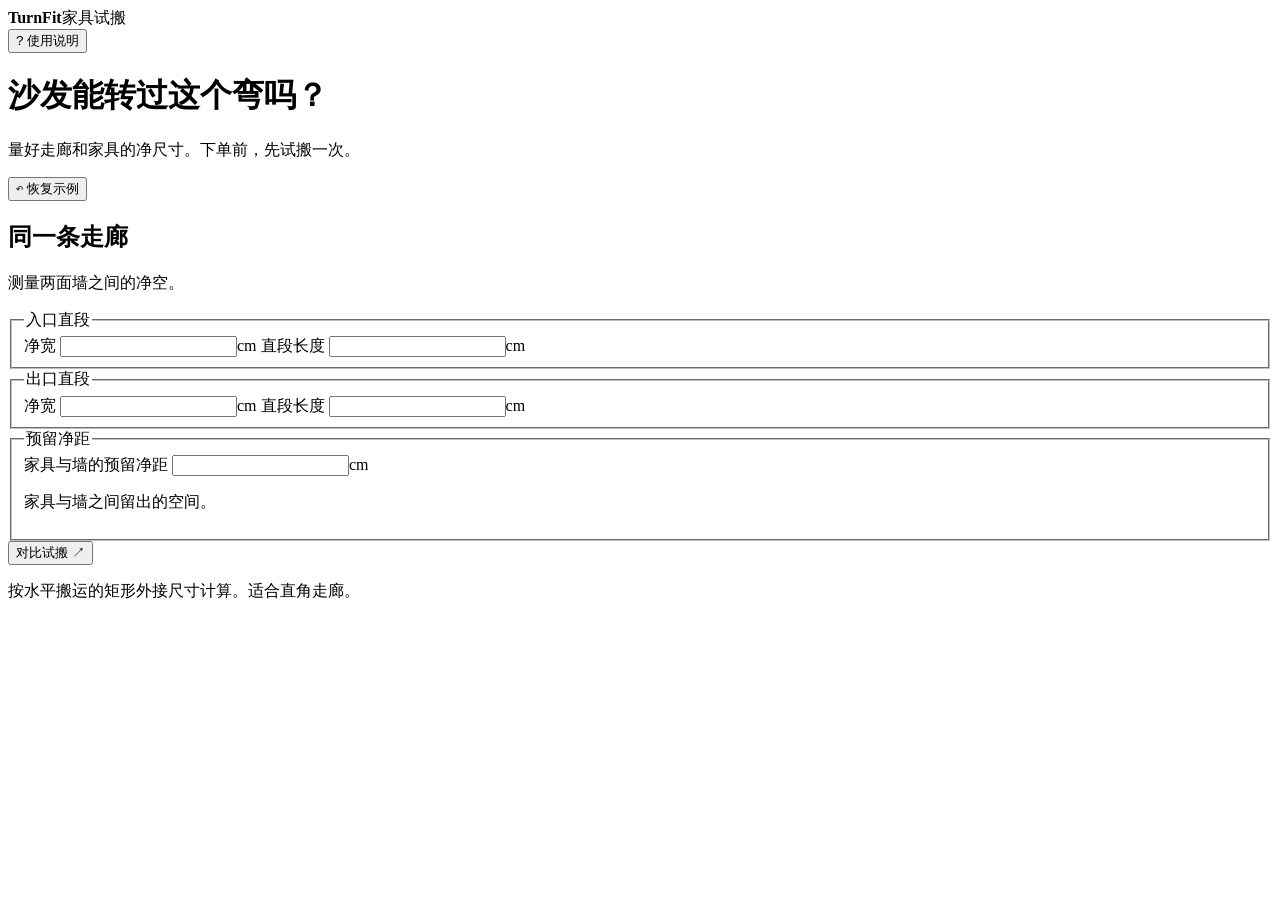
<file: src/page.html>
<!doctype html>
<html lang="zh-CN">
<head>
<meta charset="UTF-8">
<meta name="viewport" content="width=device-width, initial-scale=1">
<meta name="theme-color" content="#f7f6f1">
<title>TurnFit · 家具试搬</title>
<!-- STYLES -->
</head>
<body>
<header class="masthead">
  <div class="shell mast-inner">
    <div class="brand"><span class="brand-mark" aria-hidden="true"><i></i></span><strong>TurnFit</strong><span class="brand-name">家具试搬</span></div>
    <button class="text-button help-trigger" type="button" id="open-help"><span aria-hidden="true">?</span> 使用说明</button>
  </div>
</header>
<main class="shell">
  <div class="heading">
    <div><h1>沙发能转过这个弯吗？</h1><p>量好走廊和家具的净尺寸。下单前，先试搬一次。</p></div>
    <button id="preset" class="button secondary" type="button"><span aria-hidden="true">↶</span> 恢复示例</button>
  </div>

  <form id="workspace" autocomplete="off" novalidate>
    <aside class="settings surface">
      <h2>同一条走廊</h2>
      <p class="subtle">测量两面墙之间的净空。</p>

      <fieldset>
        <legend>入口直段</legend>
        <div class="duo">
          <label>净宽 <span class="number"><input data-scene="hWidth" type="number" inputmode="numeric" id="hWidth"><span>cm</span></span></label>
          <label>直段长度 <span class="number"><input data-scene="hRun" type="number" inputmode="numeric" id="hRun"><span>cm</span></span></label>
        </div>
      </fieldset>

      <fieldset>
        <legend>出口直段</legend>
        <div class="duo">
          <label>净宽 <span class="number"><input data-scene="vWidth" type="number" inputmode="numeric" id="vWidth"><span>cm</span></span></label>
          <label>直段长度 <span class="number"><input data-scene="vRun" type="number" inputmode="numeric" id="vRun"><span>cm</span></span></label>
        </div>
      </fieldset>

      <fieldset class="gap-field">
        <legend>预留净距</legend>
        <label for="gap" class="sr-only">家具与墙的预留净距</label>
        <span class="number"><input data-scene="gap" type="number" inputmode="numeric" id="gap"><span>cm</span></span>
        <p class="subtle">家具与墙之间留出的空间。</p>
      </fieldset>

      <button class="button primary" type="submit" id="solve">对比试搬 <span aria-hidden="true">↗</span></button>
      <p class="compute-status" role="status" id="compute-status"></p>
      <p class="bounds-note">按水平搬运的矩形外接尺寸计算。适合直角走廊。</p>
    </aside>

    <div id="cards" class="cards" aria-label="对比家具 A 和 B"></div>
    <template id="card-template">
      <article class="surface item-card">
        <div class="card-head">
          <div class="item-heading"><span class="marker" aria-hidden="true"></span><div><h2></h2><p class="subtle item-description"></p></div></div>
          <div class="item-dims">
            <label>长度 <span class="number"><input type="number" inputmode="numeric" data-item="length"><span>cm</span></span></label>
            <label>深度 <span class="number"><input type="number" inputmode="numeric" data-item="width"><span>cm</span></span></label>
          </div>
        </div>
        <div class="plan-frame">
          <canvas tabindex="0" role="img"></canvas>
          <div class="canvas-badge"><span></span> 俯视图</div>
        </div>
        <div class="manual-tools">
          <span class="key-hint">拖动试搬 · 方向键 / Q E</span>
          <div class="manual-actions">
            <button type="button" class="mini" data-action="left" title="逆时针旋转 5°"><span aria-hidden="true">↶</span><span class="sr-only">逆时针旋转</span></button>
            <button type="button" class="mini" data-action="right" title="顺时针旋转 5°"><span aria-hidden="true">↷</span><span class="sr-only">顺时针旋转</span></button>
            <button type="button" class="mini reset" data-action="reset">归位</button>
          </div>
        </div>
        <p class="collision-note" role="status"></p>
        <div class="result">
          <div class="result-copy" role="status">
            <strong class="verdict"></strong>
            <p class="detail"></p>
          </div>
          <button class="button play" type="button" data-action="play" disabled>播放路线</button>
        </div>
        <div class="scrub" hidden>
          <span aria-hidden="true">起点</span>
          <input type="range" min="0" max="1000" value="0" disabled>
          <span aria-hidden="true">终点</span>
        </div>
      </article>
    </template>
  </form>
</main>
<dialog id="help" aria-labelledby="help-title">
  <div class="dialog-heading"><h2 id="help-title">怎么量、怎么试</h2><button type="button" class="mini" id="close-help" aria-label="关闭说明">×</button></div>
  <ol>
    <li>净宽是墙面之间能实际通过的宽度，量最窄处，扣掉突出的门把手、暖气片等障碍。</li>
    <li>两段直段长度分别从拐角内侧起算，到有空间摆正家具的位置为止。用同一单位输入。</li>
    <li>家具长度和深度填水平投影的外接长方形。用手拖动，或用方向键平移，Q / E 旋转。</li>
  </ol>
  <p>结果基于录入的尺寸。搜索未找到路线时，可以调整尺寸、预留净距或手动尝试。工具按水平搬运计算，高度、抬起倾斜和人在走廊里的站位需另行确认。</p>
</dialog>
<!-- SCRIPTS -->
</body>
</html>
</file>
